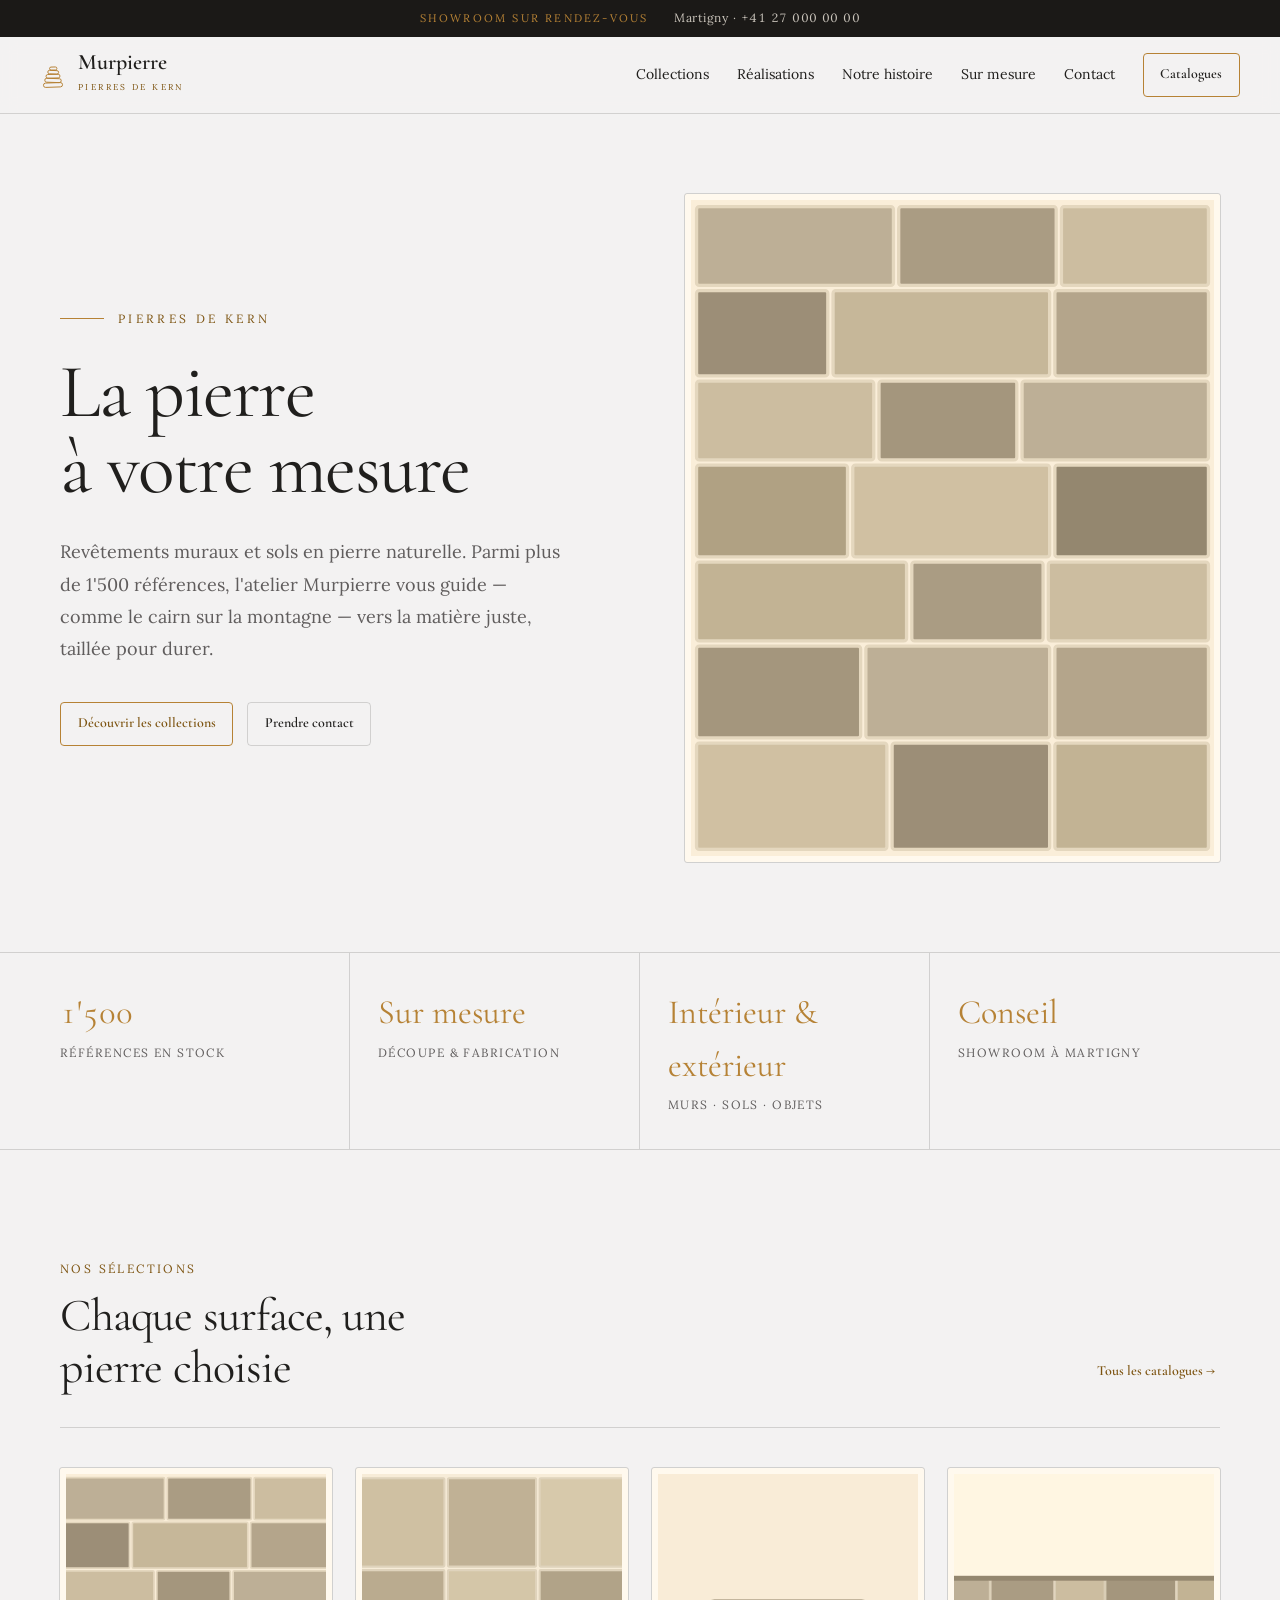
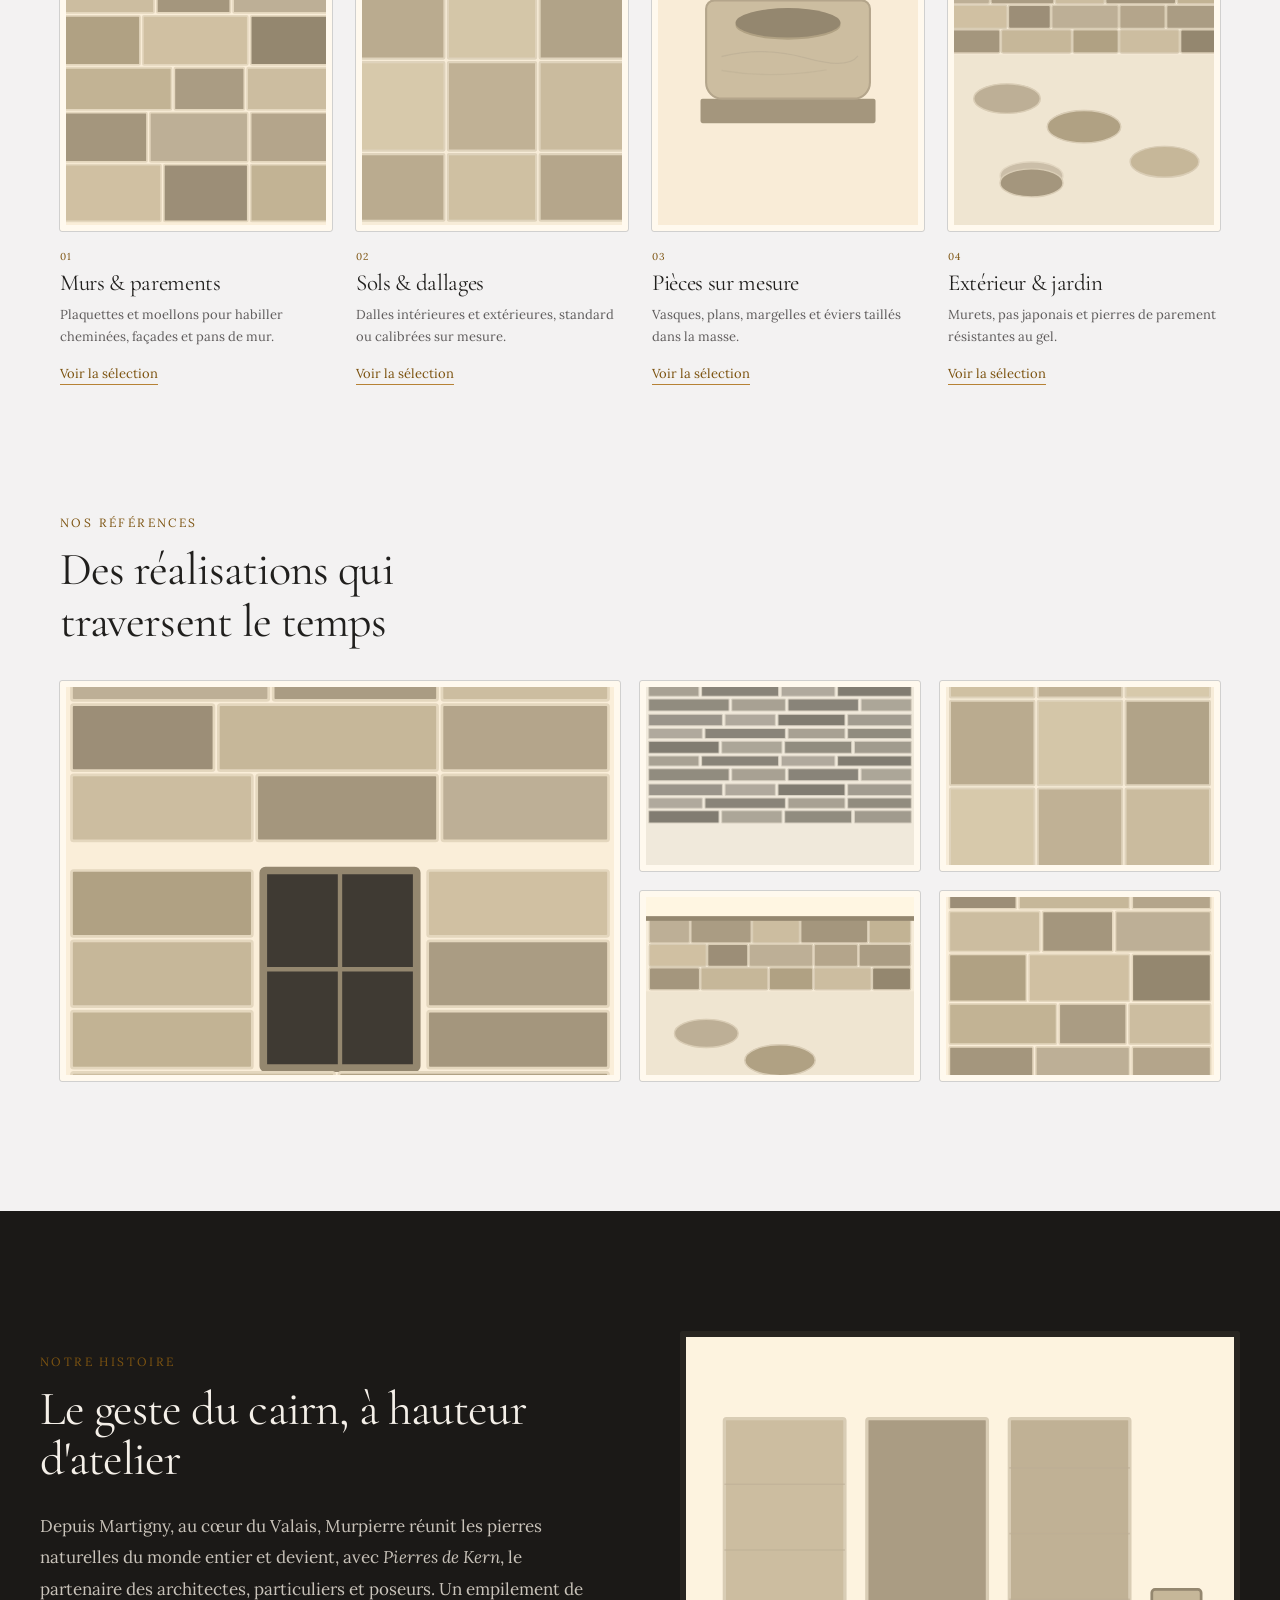
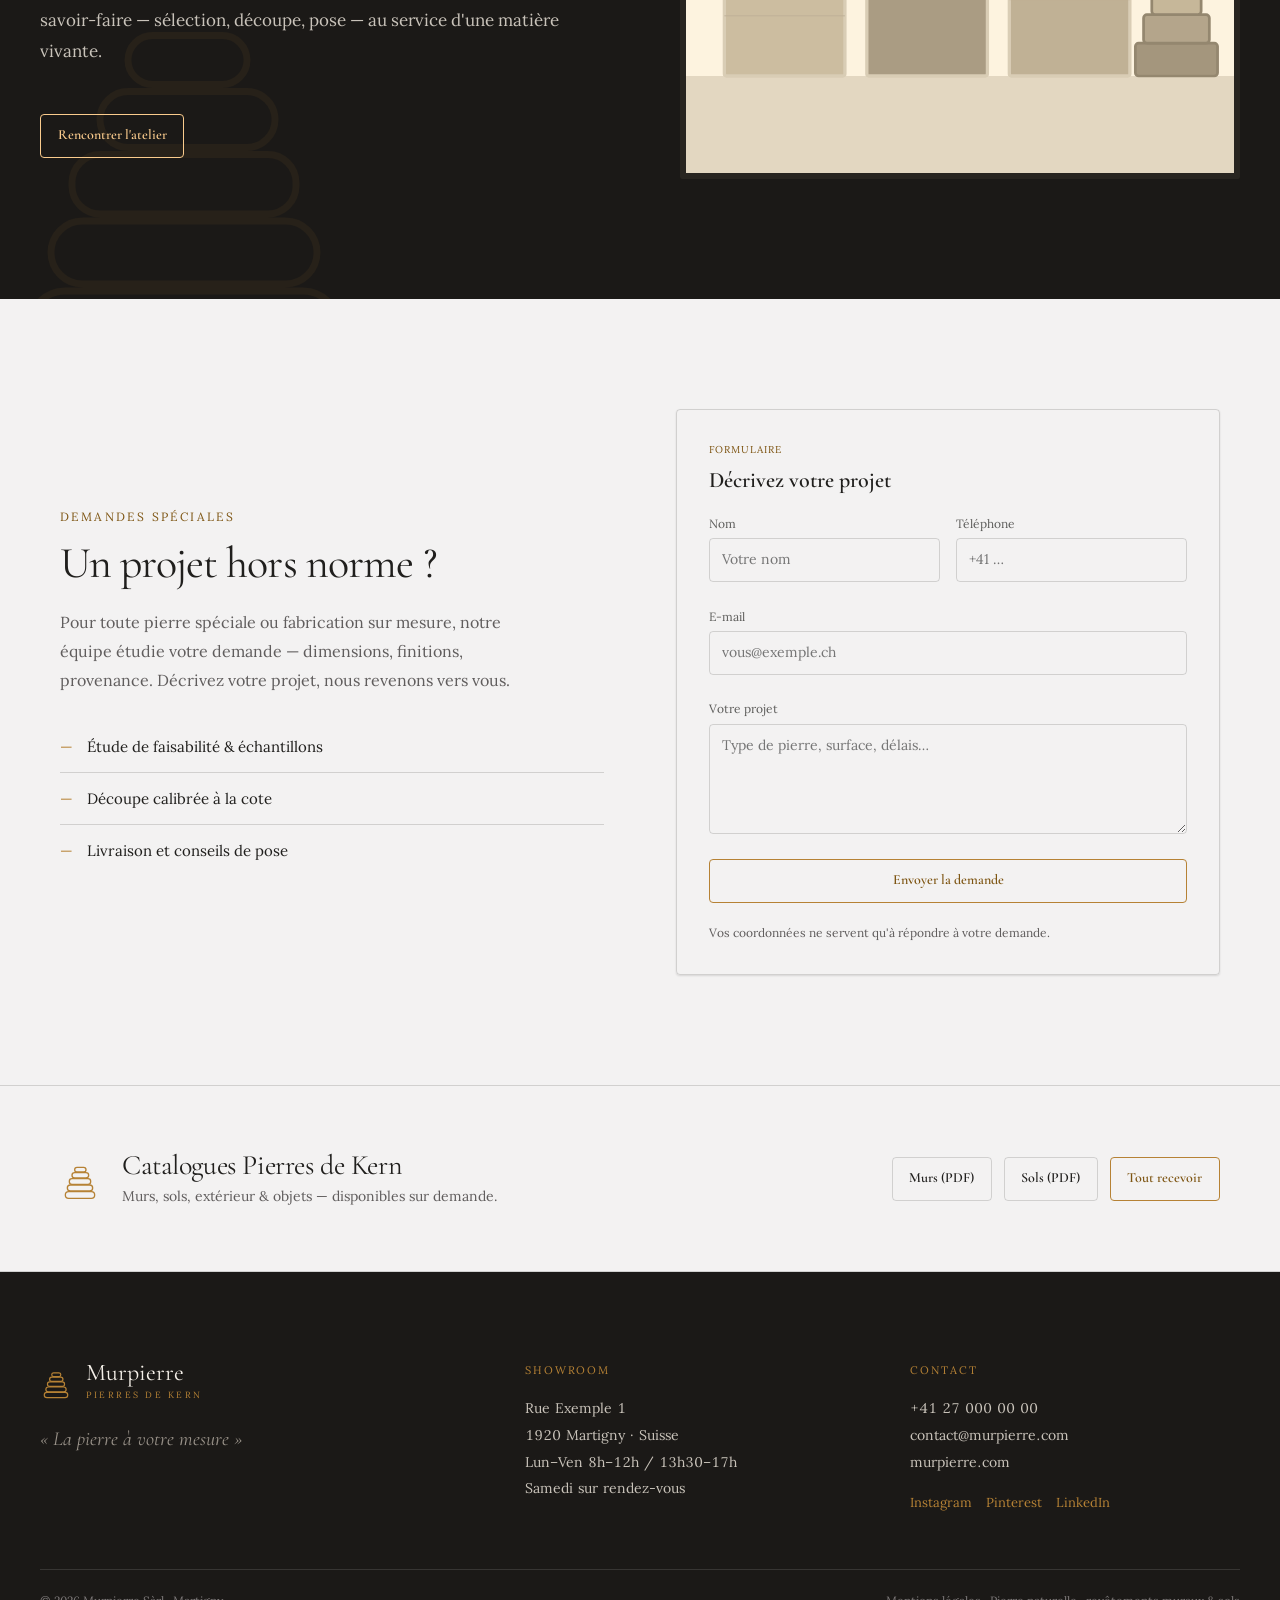
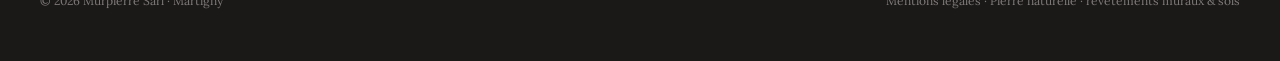
<file: index.html>
<!DOCTYPE html>
<html lang="fr">
<head>
  <meta charset="UTF-8">
  <meta name="viewport" content="width=device-width, initial-scale=1.0">
  <title>Murpierre — Pierres naturelles pour murs, sols et sur mesure</title>
  <meta name="description" content="Pierres de Kern, à Martigny (Valais). Plus de 1'500 références de pierres naturelles pour murs, sols et pièces sur mesure, intérieur et extérieur.">
  <link rel="canonical" href="https://murpierre.com/">
  <meta name="theme-color" content="#f3f2f2">

  <!-- Open Graph -->
  <meta property="og:type" content="website">
  <meta property="og:site_name" content="Murpierre">
  <meta property="og:locale" content="fr_CH">
  <meta property="og:url" content="https://murpierre.com/">
  <meta property="og:title" content="Murpierre — La pierre à votre mesure">
  <meta property="og:description" content="Pierres naturelles pour murs, sols et pièces sur mesure. Plus de 1'500 références, showroom à Martigny.">
  <meta property="og:image" content="https://murpierre.com/assets/og-image.png">
  <meta property="og:image:width" content="1200">
  <meta property="og:image:height" content="630">
  <meta property="og:image:alt" content="Murpierre · Pierres de Kern — La pierre à votre mesure">

  <!-- Twitter Card -->
  <meta name="twitter:card" content="summary_large_image">
  <meta name="twitter:title" content="Murpierre — La pierre à votre mesure">
  <meta name="twitter:description" content="Pierres naturelles pour murs, sols et pièces sur mesure. Plus de 1'500 références, showroom à Martigny.">
  <meta name="twitter:image" content="https://murpierre.com/assets/og-image.png">

  <!-- Favicon : marque « cairn » -->
  <link rel="icon" href="data:image/svg+xml,<svg xmlns='http://www.w3.org/2000/svg' viewBox='0 0 120 140'><rect width='120' height='140' fill='%23f3f2f2'/><g stroke='%23b68235' stroke-width='6' fill='none' stroke-linejoin='round'><rect x='16' y='110' width='88' height='20' rx='10'/><rect x='22' y='90' width='76' height='18' rx='9'/><rect x='28' y='71' width='64' height='17' rx='8'/><rect x='36' y='53' width='50' height='16' rx='8'/><rect x='44' y='37' width='34' height='14' rx='7'/></g></svg>">
  <link rel="icon" type="image/png" sizes="32x32" href="assets/favicon-32.png">
  <link rel="apple-touch-icon" sizes="180x180" href="assets/apple-touch-icon.png">

  <link rel="preconnect" href="https://fonts.googleapis.com">
  <link rel="preconnect" href="https://fonts.gstatic.com" crossorigin>
  <link rel="stylesheet" href="css/style.css">

  <!-- Données structurées -->
  <script type="application/ld+json">
  {
    "@context": "https://schema.org",
    "@type": "HomeAndConstructionBusiness",
    "name": "Murpierre",
    "alternateName": "Murpierre · Pierres de Kern",
    "slogan": "La pierre à votre mesure",
    "description": "Plus de 1'500 références de pierres naturelles pour murs, sols et pièces sur mesure, en intérieur comme en extérieur.",
    "url": "https://murpierre.com/",
    "telephone": "+41270000000",
    "email": "contact@murpierre.com",
    "image": "https://murpierre.com/assets/og-image.png",
    "priceRange": "$$",
    "address": {
      "@type": "PostalAddress",
      "streetAddress": "Rue Exemple 1",
      "postalCode": "1920",
      "addressLocality": "Martigny",
      "addressRegion": "Valais",
      "addressCountry": "CH"
    },
    "areaServed": ["Valais", "Suisse romande"],
    "openingHoursSpecification": [
      { "@type": "OpeningHoursSpecification", "dayOfWeek": ["Monday","Tuesday","Wednesday","Thursday","Friday"], "opens": "08:00", "closes": "12:00" },
      { "@type": "OpeningHoursSpecification", "dayOfWeek": ["Monday","Tuesday","Wednesday","Thursday","Friday"], "opens": "13:30", "closes": "17:00" }
    ],
    "knowsAbout": ["parement mural en pierre naturelle", "dallage en pierre naturelle", "pierre sur mesure"]
  }
  </script>
</head>
<body>

  <a href="#main" class="skip-link">Aller au contenu</a>

  <!-- ══ Bandeau supérieur ══ -->
  <div class="topbar">
    <span class="tb-tag">Showroom sur rendez-vous</span>
    <span class="tnum">Martigny · <a href="tel:+41270000000" style="color:inherit;text-decoration:none">+41 27 000 00 00</a></span>
  </div>

  <!-- ══ Navigation ══ -->
  <nav class="nav">
    <a href="#top" class="brand" aria-label="Murpierre, accueil">
      <span class="mark" aria-hidden="true">
        <svg viewBox="0 0 120 140" fill="none"><g stroke="currentColor" stroke-width="4.5" fill="none" stroke-linejoin="round"><rect x="16" y="110" width="88" height="20" rx="10" transform="rotate(-2 60 120)"/><rect x="22" y="90" width="76" height="18" rx="9" transform="rotate(2 60 99)"/><rect x="28" y="71" width="64" height="17" rx="8" transform="rotate(-1.5 60 79.5)"/><rect x="36" y="53" width="50" height="16" rx="8" transform="rotate(2.5 61 61)"/><rect x="44" y="37" width="34" height="14" rx="7" transform="rotate(-1.5 61 44)"/></g></svg>
      </span>
      <span>
        <span class="brand-name">Murpierre</span>
        <span class="brand-sub">Pierres de Kern</span>
      </span>
    </a>
    <div class="nav-links" id="navLinks">
      <a href="#collections">Collections</a>
      <a href="#realisations">Réalisations</a>
      <a href="#histoire">Notre histoire</a>
      <a href="#sur-mesure">Sur mesure</a>
      <a href="#contact">Contact</a>
      <a href="#catalogues" class="btn btn-primary">Catalogues</a>
    </div>
    <button class="nav-toggle" aria-label="Ouvrir le menu" aria-expanded="false" aria-controls="navLinks"
            onclick="var n=document.getElementById('navLinks');var o=n.classList.toggle('open');this.setAttribute('aria-expanded',o)">
      <span></span><span></span><span></span>
    </button>
  </nav>

  <span id="top"></span>

  <main id="main">

    <!-- ══ Hero ══ -->
    <header class="hero">
      <div>
        <div class="hero-eyebrow"><span class="rule"></span><span>Pierres de Kern</span></div>
        <h1 class="display">La pierre<br>à votre mesure</h1>
        <p class="hero-lead">Revêtements muraux et sols en pierre naturelle. Parmi plus de 1'500 références, l'atelier Murpierre vous guide — comme le cairn sur la montagne — vers la matière juste, taillée pour durer.</p>
        <div class="hero-actions">
          <a href="#collections" class="btn btn-primary">Découvrir les collections</a>
          <a href="#contact" class="btn btn-secondary">Prendre contact</a>
        </div>
      </div>
      <figure class="plate hero-plate">
        <img src="assets/stone-parement.svg" alt="Mur habillé de parement en pierre naturelle" width="800" height="1000">
      </figure>
    </header>

    <!-- ══ Bandeau de confiance ══ -->
    <section class="trust" aria-label="Murpierre en bref">
      <div class="trust-grid">
        <div class="trust-cell"><div class="trust-num tnum">1'500</div><div class="trust-label">Références en stock</div></div>
        <div class="trust-cell"><div class="trust-num">Sur mesure</div><div class="trust-label">Découpe &amp; fabrication</div></div>
        <div class="trust-cell"><div class="trust-num">Intérieur &amp; extérieur</div><div class="trust-label">Murs · sols · objets</div></div>
        <div class="trust-cell"><div class="trust-num">Conseil</div><div class="trust-label">Showroom à Martigny</div></div>
      </div>
    </section>

    <!-- ══ Collections ══ -->
    <section id="collections" class="section">
      <div class="section-head">
        <div>
          <div class="kicker">Nos sélections</div>
          <h2 class="section-h2 display" style="max-width:18ch">Chaque surface, une pierre choisie</h2>
        </div>
        <a href="#catalogues" class="btn btn-ghost">Tous les catalogues →</a>
      </div>
      <hr class="hr" style="margin:34px 0 40px">
      <div class="collections-grid">
        <article class="collection">
          <figure class="plate"><img src="assets/stone-parement.svg" alt="Parement mural en pierre naturelle" width="600" height="800"></figure>
          <div class="collection-body">
            <div class="collection-num">01</div>
            <h3>Murs &amp; parements</h3>
            <p>Plaquettes et moellons pour habiller cheminées, façades et pans de mur.</p>
            <a href="#contact" class="collection-link">Voir la sélection</a>
          </div>
        </article>
        <article class="collection">
          <figure class="plate"><img src="assets/stone-dallage.svg" alt="Sols et dallages en pierre naturelle" width="600" height="800"></figure>
          <div class="collection-body">
            <div class="collection-num">02</div>
            <h3>Sols &amp; dallages</h3>
            <p>Dalles intérieures et extérieures, standard ou calibrées sur mesure.</p>
            <a href="#contact" class="collection-link">Voir la sélection</a>
          </div>
        </article>
        <article class="collection">
          <figure class="plate"><img src="assets/stone-objet.svg" alt="Pièces sur mesure taillées dans la pierre" width="600" height="800"></figure>
          <div class="collection-body">
            <div class="collection-num">03</div>
            <h3>Pièces sur mesure</h3>
            <p>Vasques, plans, margelles et éviers taillés dans la masse.</p>
            <a href="#sur-mesure" class="collection-link">Voir la sélection</a>
          </div>
        </article>
        <article class="collection">
          <figure class="plate"><img src="assets/stone-exterieur.svg" alt="Pierre naturelle pour extérieur et jardin" width="600" height="800"></figure>
          <div class="collection-body">
            <div class="collection-num">04</div>
            <h3>Extérieur &amp; jardin</h3>
            <p>Murets, pas japonais et pierres de parement résistantes au gel.</p>
            <a href="#contact" class="collection-link">Voir la sélection</a>
          </div>
        </article>
      </div>
    </section>

    <!-- ══ Réalisations ══ -->
    <section id="realisations" class="section">
      <div class="kicker">Nos références</div>
      <h2 class="section-h2 display" style="margin-bottom:34px">Des réalisations qui traversent le temps</h2>
      <div class="realisations-grid">
        <figure class="plate"><img src="assets/stone-facade.svg" alt="Façade habillée en pierre naturelle" width="1000" height="900"></figure>
        <figure class="plate"><img src="assets/stone-schiste.svg" alt="Mur intérieur en schiste" width="800" height="800"></figure>
        <figure class="plate"><img src="assets/stone-dallage.svg" alt="Terrasse en dallage de pierre" width="800" height="800"></figure>
        <figure class="plate"><img src="assets/stone-exterieur.svg" alt="Muret de jardin en pierre sèche" width="800" height="800"></figure>
        <figure class="plate"><img src="assets/stone-parement.svg" alt="Pan de mur en parement de pierre" width="800" height="800"></figure>
      </div>
    </section>

    <!-- ══ Histoire (colophon sombre) ══ -->
    <section id="histoire" class="histoire">
      <span class="histoire-watermark" aria-hidden="true">
        <svg viewBox="0 0 120 140" fill="none"><g stroke="currentColor" stroke-width="2" fill="none" stroke-linejoin="round"><rect x="16" y="110" width="88" height="20" rx="10"/><rect x="22" y="90" width="76" height="18" rx="9"/><rect x="28" y="71" width="64" height="17" rx="8"/><rect x="36" y="53" width="50" height="16" rx="8"/><rect x="44" y="37" width="34" height="14" rx="7"/></g></svg>
      </span>
      <div class="histoire-inner">
        <div>
          <div class="kicker">Notre histoire</div>
          <h2 class="display">Le geste du cairn, à hauteur d'atelier</h2>
          <p>Depuis Martigny, au cœur du Valais, Murpierre réunit les pierres naturelles du monde entier et devient, avec <em>Pierres de Kern</em>, le partenaire des architectes, particuliers et poseurs. Un empilement de savoir-faire — sélection, découpe, pose — au service d'une matière vivante.</p>
          <a href="#contact" class="btn btn-primary btn-on-dark" style="margin-top:32px">Rencontrer l'atelier</a>
        </div>
        <figure class="plate"><img src="assets/stone-atelier.svg" alt="Le showroom et l'atelier Murpierre à Martigny" width="1000" height="800"></figure>
      </div>
    </section>

    <!-- ══ Sur mesure ══ -->
    <section id="sur-mesure" class="surmesure">
      <div>
        <div class="kicker">Demandes spéciales</div>
        <h2 class="display">Un projet hors norme&nbsp;?</h2>
        <p class="lead">Pour toute pierre spéciale ou fabrication sur mesure, notre équipe étudie votre demande — dimensions, finitions, provenance. Décrivez votre projet, nous revenons vers vous.</p>
        <ul class="feature-list">
          <li><span aria-hidden="true">—</span>Étude de faisabilité &amp; échantillons</li>
          <li><span aria-hidden="true">—</span>Découpe calibrée à la cote</li>
          <li><span aria-hidden="true">—</span>Livraison et conseils de pose</li>
        </ul>
      </div>
      <form class="card elev-sm" style="padding:32px" action="mailto:contact@murpierre.com" method="post" enctype="text/plain">
        <div class="card-kicker">Formulaire</div>
        <div class="card-title" style="font-size:22px;margin-bottom:6px">Décrivez votre projet</div>
        <div class="form-grid">
          <div class="field"><label for="f-nom">Nom</label><input class="input" id="f-nom" name="Nom" type="text" placeholder="Votre nom" required autocomplete="name"></div>
          <div class="field"><label for="f-tel">Téléphone</label><input class="input" id="f-tel" name="Telephone" type="tel" placeholder="+41 …" autocomplete="tel"></div>
        </div>
        <div class="field" style="margin-top:16px"><label for="f-mail">E-mail</label><input class="input" id="f-mail" name="Email" type="email" placeholder="vous@exemple.ch" required autocomplete="email"></div>
        <div class="field" style="margin-top:16px"><label for="f-projet">Votre projet</label><textarea class="input" id="f-projet" name="Projet" placeholder="Type de pierre, surface, délais…" required></textarea></div>
        <button type="submit" class="btn btn-primary btn-block">Envoyer la demande</button>
        <p class="form-note">Vos coordonnées ne servent qu'à répondre à votre demande.</p>
      </form>
    </section>

    <!-- ══ Catalogues ══ -->
    <section id="catalogues" class="catalogues">
      <div class="catalogues-inner">
        <div class="catalogues-left">
          <span class="mark" aria-hidden="true">
            <svg viewBox="0 0 120 140" fill="none"><g stroke="currentColor" stroke-width="4" fill="none" stroke-linejoin="round"><rect x="16" y="110" width="88" height="20" rx="10"/><rect x="22" y="90" width="76" height="18" rx="9"/><rect x="28" y="71" width="64" height="17" rx="8"/><rect x="36" y="53" width="50" height="16" rx="8"/><rect x="44" y="37" width="34" height="14" rx="7"/></g></svg>
          </span>
          <div>
            <h2 class="display">Catalogues Pierres de Kern</h2>
            <p>Murs, sols, extérieur &amp; objets — disponibles sur demande.</p>
          </div>
        </div>
        <div class="catalogues-actions">
          <a href="#contact" class="btn btn-secondary">Murs (PDF)</a>
          <a href="#contact" class="btn btn-secondary">Sols (PDF)</a>
          <a href="#contact" class="btn btn-primary">Tout recevoir</a>
        </div>
      </div>
    </section>

  </main>

  <!-- ══ Contact / Footer (sombre) ══ -->
  <footer class="site-footer" id="contact">
    <div class="footer-grid">
      <div>
        <div class="footer-brand">
          <span class="mark" aria-hidden="true">
            <svg viewBox="0 0 120 140" fill="none"><g stroke="currentColor" stroke-width="4.5" fill="none" stroke-linejoin="round"><rect x="16" y="110" width="88" height="20" rx="10"/><rect x="22" y="90" width="76" height="18" rx="9"/><rect x="28" y="71" width="64" height="17" rx="8"/><rect x="36" y="53" width="50" height="16" rx="8"/><rect x="44" y="37" width="34" height="14" rx="7"/></g></svg>
          </span>
          <div>
            <div class="footer-brand-name">Murpierre</div>
            <div class="footer-brand-sub">Pierres de Kern</div>
          </div>
        </div>
        <p class="footer-devise">«&nbsp;La pierre à votre mesure&nbsp;»</p>
      </div>
      <div class="footer-col">
        <div class="footer-col-title">Showroom</div>
        <p class="tnum">Rue Exemple 1<br>1920 Martigny · Suisse<br>Lun–Ven 8h–12h / 13h30–17h<br>Samedi sur rendez-vous</p>
      </div>
      <div class="footer-col">
        <div class="footer-col-title">Contact</div>
        <p class="tnum"><a href="tel:+41270000000">+41 27 000 00 00</a><br><a href="mailto:contact@murpierre.com">contact@murpierre.com</a><br><a href="https://murpierre.com">murpierre.com</a></p>
        <div class="footer-social">
          <a href="#contact">Instagram</a>
          <a href="#contact">Pinterest</a>
          <a href="#contact">LinkedIn</a>
        </div>
      </div>
    </div>
    <div class="footer-legal">
      <span>© 2026 Murpierre Sàrl · Martigny</span>
      <span><a href="mentions-legales.html">Mentions légales</a> · Pierre naturelle · revêtements muraux &amp; sols</span>
    </div>
  </footer>

</body>
</html>
</file>
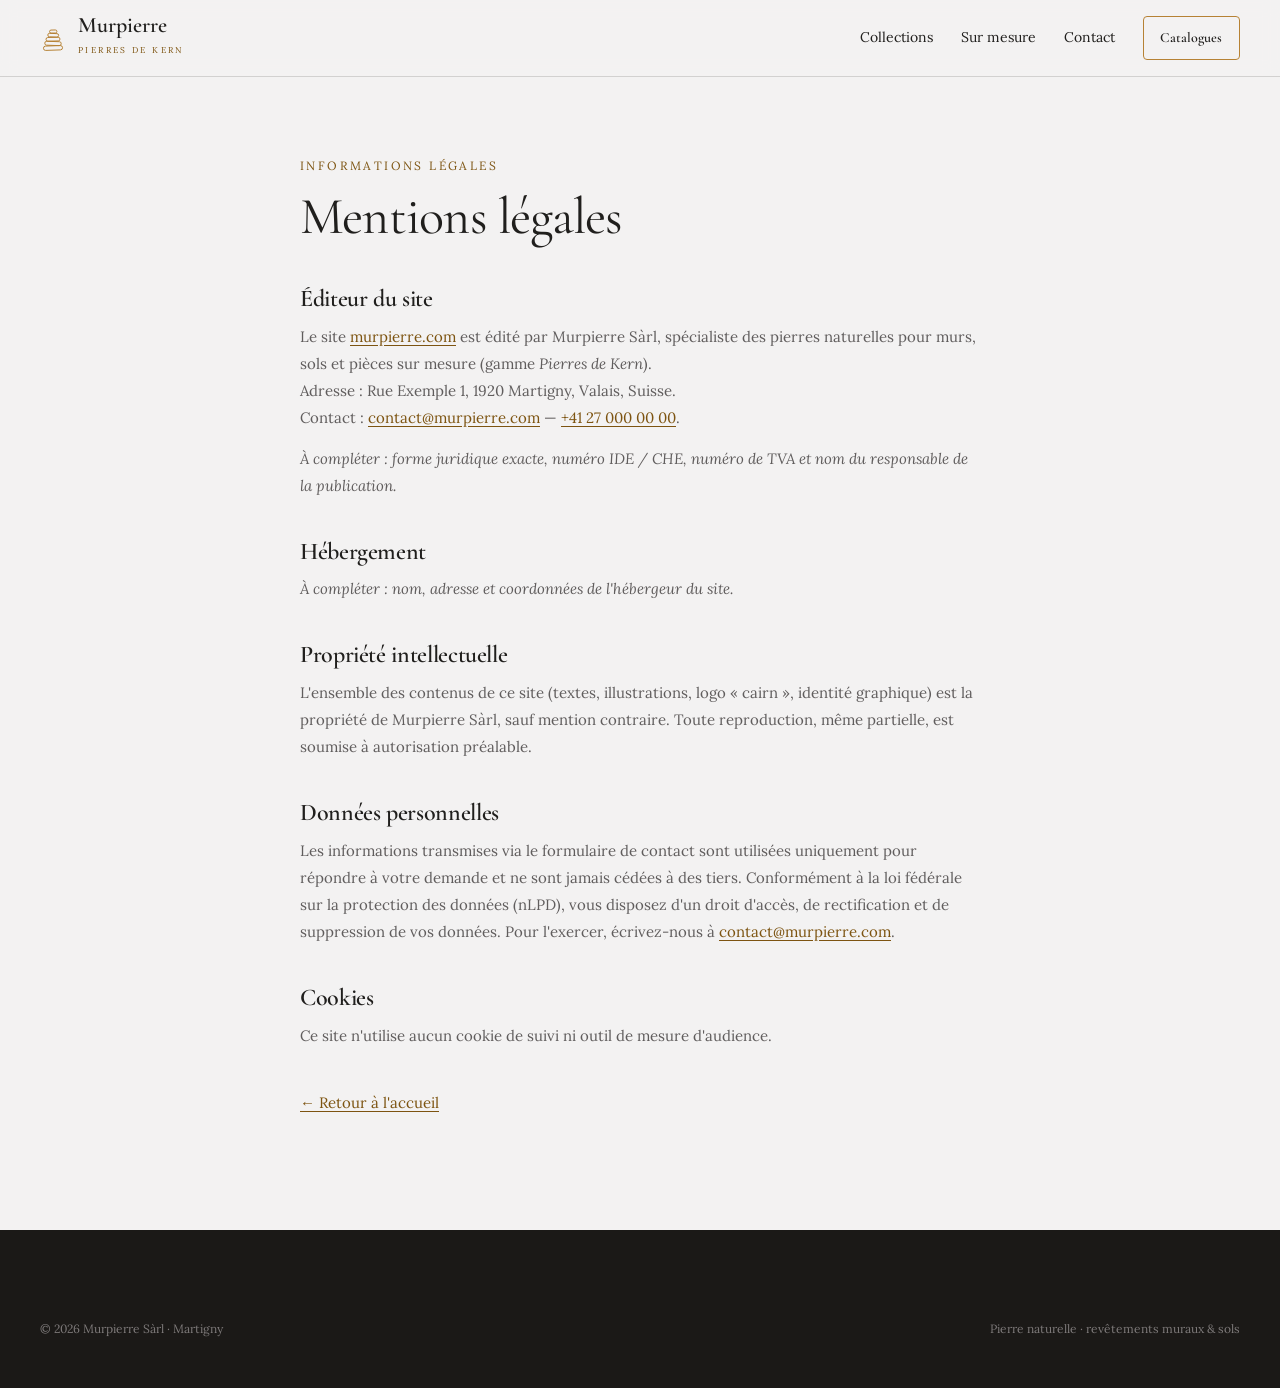
<file: mentions-legales.html>
<!DOCTYPE html>
<html lang="fr">
<head>
  <meta charset="UTF-8">
  <meta name="viewport" content="width=device-width, initial-scale=1.0">
  <title>Mentions légales — Murpierre</title>
  <meta name="description" content="Mentions légales du site murpierre.com — Murpierre · Pierres de Kern, Martigny.">
  <meta name="robots" content="noindex">
  <meta name="theme-color" content="#f3f2f2">
  <link rel="icon" href="data:image/svg+xml,<svg xmlns='http://www.w3.org/2000/svg' viewBox='0 0 120 140'><rect width='120' height='140' fill='%23f3f2f2'/><g stroke='%23b68235' stroke-width='6' fill='none' stroke-linejoin='round'><rect x='16' y='110' width='88' height='20' rx='10'/><rect x='22' y='90' width='76' height='18' rx='9'/><rect x='28' y='71' width='64' height='17' rx='8'/><rect x='36' y='53' width='50' height='16' rx='8'/><rect x='44' y='37' width='34' height='14' rx='7'/></g></svg>">
  <link rel="preconnect" href="https://fonts.googleapis.com">
  <link rel="preconnect" href="https://fonts.gstatic.com" crossorigin>
  <link rel="stylesheet" href="css/style.css">
</head>
<body>

  <a href="#main" class="skip-link">Aller au contenu</a>

  <nav class="nav">
    <a href="index.html" class="brand" aria-label="Murpierre, accueil">
      <span class="mark" aria-hidden="true">
        <svg viewBox="0 0 120 140" fill="none"><g stroke="currentColor" stroke-width="4.5" fill="none" stroke-linejoin="round"><rect x="16" y="110" width="88" height="20" rx="10" transform="rotate(-2 60 120)"/><rect x="22" y="90" width="76" height="18" rx="9" transform="rotate(2 60 99)"/><rect x="28" y="71" width="64" height="17" rx="8" transform="rotate(-1.5 60 79.5)"/><rect x="36" y="53" width="50" height="16" rx="8" transform="rotate(2.5 61 61)"/><rect x="44" y="37" width="34" height="14" rx="7" transform="rotate(-1.5 61 44)"/></g></svg>
      </span>
      <span>
        <span class="brand-name">Murpierre</span>
        <span class="brand-sub">Pierres de Kern</span>
      </span>
    </a>
    <div class="nav-links" id="navLinks">
      <a href="index.html#collections">Collections</a>
      <a href="index.html#sur-mesure">Sur mesure</a>
      <a href="index.html#contact">Contact</a>
      <a href="index.html#catalogues" class="btn btn-primary">Catalogues</a>
    </div>
    <button class="nav-toggle" aria-label="Ouvrir le menu" aria-expanded="false" aria-controls="navLinks"
            onclick="var n=document.getElementById('navLinks');var o=n.classList.toggle('open');this.setAttribute('aria-expanded',o)">
      <span></span><span></span><span></span>
    </button>
  </nav>

  <main class="legal" id="main">
    <div class="kicker">Informations légales</div>
    <h1 class="display">Mentions légales</h1>

    <h2>Éditeur du site</h2>
    <p>
      Le site <a href="index.html">murpierre.com</a> est édité par Murpierre Sàrl,
      spécialiste des pierres naturelles pour murs, sols et pièces sur mesure
      (gamme <em>Pierres de Kern</em>).<br>
      Adresse&nbsp;: Rue Exemple 1, 1920 Martigny, Valais, Suisse.<br>
      Contact&nbsp;: <a href="mailto:contact@murpierre.com">contact@murpierre.com</a> —
      <a href="tel:+41270000000">+41 27 000 00 00</a>.
    </p>
    <p>
      <em>À compléter&nbsp;: forme juridique exacte, numéro IDE / CHE, numéro de TVA
      et nom du responsable de la publication.</em>
    </p>

    <h2>Hébergement</h2>
    <p>
      <em>À compléter&nbsp;: nom, adresse et coordonnées de l'hébergeur du site.</em>
    </p>

    <h2>Propriété intellectuelle</h2>
    <p>
      L'ensemble des contenus de ce site (textes, illustrations, logo «&nbsp;cairn&nbsp;»,
      identité graphique) est la propriété de Murpierre Sàrl, sauf mention contraire.
      Toute reproduction, même partielle, est soumise à autorisation préalable.
    </p>

    <h2>Données personnelles</h2>
    <p>
      Les informations transmises via le formulaire de contact sont utilisées uniquement
      pour répondre à votre demande et ne sont jamais cédées à des tiers. Conformément à
      la loi fédérale sur la protection des données (nLPD), vous disposez d'un droit
      d'accès, de rectification et de suppression de vos données. Pour l'exercer,
      écrivez-nous à <a href="mailto:contact@murpierre.com">contact@murpierre.com</a>.
    </p>

    <h2>Cookies</h2>
    <p>
      Ce site n'utilise aucun cookie de suivi ni outil de mesure d'audience.
    </p>

    <p style="margin-top:40px"><a href="index.html">← Retour à l'accueil</a></p>
  </main>

  <footer class="site-footer">
    <div class="footer-legal" style="margin-top:0;border-top:0;padding-top:0">
      <span>© 2026 Murpierre Sàrl · Martigny</span>
      <span>Pierre naturelle · revêtements muraux &amp; sols</span>
    </div>
  </footer>

</body>
</html>
</file>
<file: css/style.css>
/* ==========================================================================
   Murpierre · Pierres de Kern — feuille de style
   Système « Classical » : tokens (couleurs, type, espacement) + composants.
   Identité artisanale & patrimoniale. Or de Kern en trait, jamais en aplat.
   ========================================================================== */

@import url('https://fonts.googleapis.com/css2?family=Cormorant+Garamond:wght@400;600&family=Lora:wght@400;600&display=swap');

:root {
  /* — Couleurs — */
  --color-bg: #f3f2f2;          /* papier */
  --color-surface: #eae9e9;
  --color-text: #201f1d;        /* encre */
  --color-ink: #1b1917;         /* noir d'ardoise (fonds sombres) */
  --color-accent: #b68235;      /* Or de Kern — filets, traits, grands chiffres, graphismes */
  --color-accent-2: #ac803e;
  /* Or lisible : pour le TEXTE or de petite taille sur fond papier (l'or clair
     échoue au contraste WCAG AA en texte courant). #7d5411 = accent-700, 5.97:1. */
  --color-accent-text: #7d5411;
  --color-divider: color-mix(in srgb, #201f1d 16%, transparent);

  --color-neutral-100: #f8f4f4;
  --color-neutral-200: #eae7e7;
  --color-neutral-300: #d7d3d3;
  --color-neutral-400: #bab6b6;
  --color-neutral-500: #9b9797;
  --color-neutral-600: #7d7979;
  --color-neutral-700: #605d5d;
  --color-neutral-800: #444141;
  --color-neutral-900: #2d2b2b;

  --color-accent-100: #fff3e4;
  --color-accent-200: #ffe3bf;
  --color-accent-300: #facb8d;
  --color-accent-400: #e1ad66;
  --color-accent-500: #c28d41;
  --color-accent-600: #a06f24;
  --color-accent-700: #7d5411;
  --color-accent-800: #5a3b0a;
  --color-accent-900: #3a270d;

  /* — Typographie — */
  --font-heading: "Cormorant Garamond", Georgia, serif;
  --font-body: "Lora", Georgia, serif;

  /* — Espacement (densité 1.15×) — */
  --space-1: 4.6px;
  --space-2: 9.2px;
  --space-3: 13.8px;
  --space-4: 18.4px;
  --space-6: 27.6px;
  --space-8: 36.8px;

  --radius-sm: 2px;
  --radius-md: 4px;
  --radius-lg: 7px;

  --shadow-sm: 0 1px 2px color-mix(in srgb, #2d2b2b 14%, transparent);
  --shadow-md: 0 3px 10px color-mix(in srgb, #2d2b2b 16%, transparent);
  --shadow-lg: 0 12px 32px color-mix(in srgb, #2d2b2b 22%, transparent);

  --wrap: 1240px;
  --nav-h: 90px;
}

/* ── Base ─────────────────────────────────────────────────────────────── */
*, *::before, *::after { box-sizing: border-box; }

html { scroll-behavior: smooth; }

body {
  margin: 0;
  background: var(--color-bg);
  color: var(--color-text);
  font-family: var(--font-body);
  font-size: 15px;
  line-height: 1.55;
  font-weight: 400;
  -webkit-font-smoothing: antialiased;
}

h1, h2, h3, h4, h5, h6 {
  font-family: var(--font-heading);
  font-weight: 600;
  line-height: 1.12;
  letter-spacing: -0.015em;
  margin: 0 0 var(--space-2);
}
/* Les grands titres d'affichage se composent en régulier (400). */
.display { font-weight: 400; }

p { margin: 0 0 var(--space-3); }
a { color: var(--color-accent-text); text-underline-offset: 3px; }
img, svg { display: block; max-width: 100%; }
figure { margin: 0; }

:focus { outline: none; }
:focus-visible { outline: 2px solid var(--color-accent); outline-offset: 2px; }
::selection { background: color-mix(in srgb, var(--color-accent) 30%, transparent); }

.tnum { font-variant-numeric: tabular-nums; }
.wrap { max-width: var(--wrap); margin: 0 auto; padding-left: 40px; padding-right: 40px; }

/* Lien d'évitement clavier (visible au focus uniquement). */
.skip-link {
  position: absolute; left: 12px; top: -60px; z-index: 60;
  background: var(--color-ink); color: #f4efe8;
  padding: 10px 16px; border-radius: var(--radius-md);
  font-family: var(--font-heading); font-weight: 600; text-decoration: none;
  transition: top 0.15s ease;
}
.skip-link:focus { top: 12px; }

.kicker {
  font-size: 12px;
  letter-spacing: 0.2em;
  text-transform: uppercase;
  color: var(--color-accent-text);
  margin-bottom: 12px;
}

.hr { height: 1px; border: 0; background: var(--color-divider); margin: var(--space-4) 0; }

/* La planche : chaque photo « tipée » comme une planche de livre. */
.plate {
  filter: sepia(0.22) saturate(0.82) contrast(1.05);
  border: 6px solid var(--color-surface);
  outline: 1px solid var(--color-divider);
  border-radius: 2px;
  overflow: hidden;
}

/* ── Boutons ──────────────────────────────────────────────────────────── */
.btn {
  display: inline-flex; align-items: center; justify-content: center; gap: 6px;
  cursor: pointer; text-decoration: none;
  font-family: var(--font-heading); font-weight: 600;
  font-size: 14px; line-height: 1.2; color: var(--color-text);
  background: transparent; border: 1px solid transparent;
  padding: var(--space-2) calc(var(--space-3) * 1.2);
  border-radius: var(--radius-md);
  transition: background 0.15s ease, color 0.15s ease, border-color 0.15s ease;
  min-height: 44px;
}
.btn-primary { color: var(--color-accent-text); border-color: var(--color-accent); }
.btn-primary:hover { background: color-mix(in srgb, var(--color-accent) 12%, transparent); }
.btn-primary:active { background: color-mix(in srgb, var(--color-accent) 22%, transparent); }
.btn-secondary { border-color: var(--color-divider); }
.btn-secondary:hover { background: color-mix(in srgb, var(--color-text) 7%, transparent); }
.btn-secondary:active { background: color-mix(in srgb, var(--color-text) 14%, transparent); }
.btn-ghost { color: var(--color-accent-text); padding-inline: var(--space-1); border: 0; }
.btn-ghost:hover { text-decoration: underline; }
.btn-block { width: 100%; margin-top: var(--space-2); }
/* Bouton clair sur fond sombre. */
.btn-on-dark { color: var(--color-accent-300); border-color: var(--color-accent-300); }
.btn-on-dark:hover { background: color-mix(in srgb, var(--color-accent-300) 12%, transparent); }

/* ── Formulaires ──────────────────────────────────────────────────────── */
.field > label {
  display: block; font-size: 12px; margin-bottom: 5px;
  color: color-mix(in srgb, var(--color-text) 70%, transparent);
}
.input {
  width: 100%; min-height: 44px; padding: 10px 12px; font: inherit;
  font-size: 14px; color: var(--color-text); caret-color: var(--color-accent);
  background: transparent;
  border: 1px solid var(--color-divider); border-radius: var(--radius-md);
}
.input:hover { border-color: color-mix(in srgb, var(--color-text) 45%, transparent); }
.input:focus-visible { border-color: var(--color-accent); outline-offset: 0; }
textarea.input { min-height: 110px; resize: vertical; }

/* ── Cartes ───────────────────────────────────────────────────────────── */
.card {
  display: flex; flex-direction: column; gap: var(--space-2);
  padding: var(--space-3); border-radius: var(--radius-md);
  background: transparent; border: 1px solid var(--color-divider);
}
.card-kicker { font-size: 10px; letter-spacing: 0.1em; text-transform: uppercase; color: var(--color-accent-text); }
.card-title { font-family: var(--font-heading); font-weight: 600; line-height: 1.2; }
.elev-sm { box-shadow: var(--shadow-sm); }

/* ══ Bandeau supérieur ════════════════════════════════════════════════ */
.topbar {
  background: var(--color-ink); color: #c9c3ba;
  font-size: 12px; letter-spacing: .04em;
  display: flex; justify-content: center; gap: 26px; align-items: center;
  padding: 9px 24px; flex-wrap: wrap;
}
.topbar .tb-tag { color: var(--color-accent); letter-spacing: .2em; text-transform: uppercase; font-size: 11px; }

/* ══ Navigation ═══════════════════════════════════════════════════════ */
.nav {
  position: sticky; top: 0; z-index: 30;
  display: flex; align-items: center; gap: 28px;
  padding: 16px 40px;
  background: color-mix(in srgb, var(--color-bg) 92%, transparent);
  -webkit-backdrop-filter: blur(8px);
  backdrop-filter: blur(8px);
  border-bottom: 1px solid var(--color-divider);
}
.brand { display: flex; align-items: center; gap: 12px; text-decoration: none; margin-right: auto; color: inherit; }
.brand .mark { display: block; color: var(--color-accent); width: 26px; height: 31px; flex: none; }
.brand-name { font-family: var(--font-heading); font-size: 22px; font-weight: 600; display: block; line-height: .9; }
.brand-sub { font-size: 8.5px; letter-spacing: .28em; text-transform: uppercase; color: var(--color-accent-text); }
.nav-links { display: flex; align-items: center; gap: 28px; }
.nav-links a { color: inherit; text-decoration: none; font-size: 14px; }
.nav-links a:not(.btn):hover { color: var(--color-accent); }
.nav-toggle {
  display: none; flex-direction: column; align-items: center; justify-content: center; gap: 5px;
  min-width: 44px; min-height: 44px;
  background: none; border: 0; cursor: pointer; padding: 10px; margin: -10px -10px -10px 0;
}
.nav-toggle span { display: block; width: 24px; height: 2px; background: var(--color-text); transition: .2s; }

/* ══ Hero ═════════════════════════════════════════════════════════════ */
.hero {
  max-width: var(--wrap); margin: 0 auto; padding: 80px 40px 90px;
  display: grid; grid-template-columns: 1.05fr 1fr; gap: 64px; align-items: center;
}
.hero-eyebrow { display: flex; align-items: center; gap: 14px; margin-bottom: 26px; }
.hero-eyebrow .rule { width: 44px; height: 1px; background: var(--color-accent); }
.hero-eyebrow span:last-child { font-size: 12px; letter-spacing: .28em; text-transform: uppercase; color: var(--color-accent-text); }
.hero h1 {
  font-size: clamp(46px, 8vw, 76px); font-weight: 400; line-height: 1;
  letter-spacing: -.02em; margin: 0;
}
.hero-lead { font-size: 18px; line-height: 1.8; color: var(--color-neutral-700); max-width: 46ch; margin: 30px 0 0; }
.hero-actions { display: flex; gap: 14px; margin-top: 36px; flex-wrap: wrap; }
.hero-plate { aspect-ratio: 4/5; }
.hero-plate img, .hero-plate svg { width: 100%; height: 100%; object-fit: cover; }

/* ══ Bandeau de confiance ═════════════════════════════════════════════ */
.trust { border-top: 1px solid var(--color-divider); border-bottom: 1px solid var(--color-divider); }
.trust-grid { max-width: var(--wrap); margin: 0 auto; padding: 0 40px; display: grid; grid-template-columns: repeat(4, 1fr); }
.trust-cell { padding: 34px 28px; border-right: 1px solid var(--color-divider); }
.trust-cell:first-child { padding-left: 0; }
.trust-cell:last-child { padding-right: 0; border-right: 0; }
.trust-num { font-family: var(--font-heading); font-size: 34px; font-weight: 400; color: var(--color-accent); }
.trust-label { font-size: 12px; letter-spacing: .12em; text-transform: uppercase; color: var(--color-neutral-700); margin-top: 4px; }

/* ══ Sections génériques ══════════════════════════════════════════════ */
.section { max-width: var(--wrap); margin: 0 auto; padding: 110px 40px 20px; scroll-margin-top: var(--nav-h); }
.section-head { display: flex; justify-content: space-between; align-items: flex-end; flex-wrap: wrap; gap: 16px; }
.section-h2 { font-size: clamp(34px, 5vw, 46px); font-weight: 400; letter-spacing: -.02em; margin: 0; max-width: 20ch; }

/* ══ Collections ══════════════════════════════════════════════════════ */
.collections-grid { display: grid; grid-template-columns: repeat(4, 1fr); gap: 24px; }
.collection { display: flex; flex-direction: column; }
.collection .plate { aspect-ratio: 3/4; }
.collection .plate img, .collection .plate svg { width: 100%; height: 100%; object-fit: cover; }
.collection-body { padding-top: 18px; }
.collection-num { font-size: 10px; letter-spacing: .14em; text-transform: uppercase; color: var(--color-accent-text); }
.collection h3 { font-size: 23px; font-weight: 400; margin: 6px 0 8px; }
.collection p { font-size: 13px; color: var(--color-neutral-700); line-height: 1.7; margin: 0 0 12px; }
.collection-link { font-size: 13px; color: var(--color-accent-text); text-decoration: none; border-bottom: 1px solid var(--color-accent); padding-bottom: 2px; }
.collection-link:hover { color: var(--color-accent-800); }

/* ══ Réalisations ═════════════════════════════════════════════════════ */
.realisations-grid { display: grid; grid-template-columns: 2fr 1fr 1fr; grid-auto-rows: 190px; gap: 20px; }
.realisations-grid .plate:first-child { grid-row: span 2; }
.realisations-grid .plate img, .realisations-grid .plate svg { width: 100%; height: 100%; object-fit: cover; }

/* ══ Histoire (colophon sombre) ═══════════════════════════════════════ */
.histoire { background: var(--color-ink); color: #e9e5df; margin-top: 110px; padding: 120px 40px; position: relative; overflow: hidden; scroll-margin-top: 60px; }
.histoire-watermark { position: absolute; left: -2%; bottom: -14%; color: rgba(182,130,53,.08); width: 420px; height: 490px; pointer-events: none; }
.histoire-inner { max-width: var(--wrap); margin: 0 auto; position: relative; display: grid; grid-template-columns: 1fr 1fr; gap: 80px; align-items: center; }
.histoire h2 { font-size: clamp(34px, 5vw, 48px); font-weight: 400; line-height: 1.05; letter-spacing: -.02em; margin: 0 0 26px; color: #f4efe8; }
.histoire p { font-size: 17px; line-height: 1.85; color: #c9c3ba; max-width: 52ch; }
.histoire .plate { aspect-ratio: 5/4; border-color: #2a2723; }
.histoire .plate img, .histoire .plate svg { width: 100%; height: 100%; object-fit: cover; }

/* ══ Sur mesure ═══════════════════════════════════════════════════════ */
.surmesure { max-width: var(--wrap); margin: 0 auto; padding: 110px 40px; scroll-margin-top: var(--nav-h); display: grid; grid-template-columns: 1fr 1fr; gap: 72px; align-items: center; }
.surmesure h2 { font-size: clamp(32px, 5vw, 44px); font-weight: 400; letter-spacing: -.02em; margin: 0 0 20px; }
.surmesure p.lead { font-size: 16px; line-height: 1.8; color: var(--color-neutral-700); max-width: 48ch; }
.feature-list { list-style: none; padding: 0; margin: 26px 0 0; }
.feature-list li { display: flex; gap: 14px; padding: 14px 0; border-bottom: 1px solid var(--color-divider); font-size: 15px; }
.feature-list li:last-child { border-bottom: 0; }
.feature-list li span { color: var(--color-accent); }
.form-grid { display: grid; grid-template-columns: 1fr 1fr; gap: 16px; margin-top: 6px; }
.form-note { font-size: 12px; color: var(--color-neutral-700); margin: 12px 0 0; }

/* ══ Catalogues ═══════════════════════════════════════════════════════ */
.catalogues { border-top: 1px solid var(--color-divider); border-bottom: 1px solid var(--color-divider); scroll-margin-top: var(--nav-h); }
.catalogues-inner { max-width: var(--wrap); margin: 0 auto; padding: 64px 40px; display: flex; justify-content: space-between; align-items: center; flex-wrap: wrap; gap: 28px; }
.catalogues-left { display: flex; align-items: center; gap: 22px; }
.catalogues-left .mark { display: block; color: var(--color-accent); width: 40px; height: 48px; flex: none; }
.catalogues-left h2 { font-size: 28px; font-weight: 400; margin: 0; }
.catalogues-left p { font-size: 14px; color: var(--color-neutral-700); margin: 4px 0 0; }
.catalogues-actions { display: flex; gap: 12px; flex-wrap: wrap; }

/* ══ Contact / Footer (sombre) ════════════════════════════════════════ */
.site-footer { background: var(--color-ink); color: #c9c3ba; padding: 90px 40px 50px; scroll-margin-top: 60px; }
.footer-grid { max-width: var(--wrap); margin: 0 auto; display: grid; grid-template-columns: 1.3fr 1fr 1fr; gap: 56px; }
.footer-brand { display: flex; align-items: center; gap: 14px; margin-bottom: 22px; }
.footer-brand .mark { display: block; color: var(--color-accent); width: 32px; height: 38px; flex: none; }
.footer-brand-name { font-family: var(--font-heading); font-size: 24px; color: #f4efe8; line-height: .9; }
.footer-brand-sub { font-size: 9px; letter-spacing: .28em; text-transform: uppercase; color: var(--color-accent); margin-top: 4px; }
.footer-devise { font-family: var(--font-heading); font-style: italic; font-size: 20px; color: #9a938a; margin: 0; max-width: 26ch; }
.footer-col-title { font-size: 11px; letter-spacing: .18em; text-transform: uppercase; color: var(--color-accent); margin-bottom: 16px; }
.footer-col p { font-size: 14px; line-height: 1.9; margin: 0; }
.footer-col a { color: inherit; text-decoration: none; }
.footer-col a:hover { color: var(--color-accent); }
.footer-social { display: flex; gap: 14px; margin-top: 18px; }
.footer-social a { font-size: 13px; color: var(--color-accent); text-decoration: none; }
.footer-legal { max-width: var(--wrap); margin: 56px auto 0; border-top: 1px solid rgba(255,255,255,.12); padding-top: 22px; display: flex; justify-content: space-between; flex-wrap: wrap; gap: 12px; font-size: 12px; color: #7d7979; }
.footer-legal a { color: inherit; text-decoration: none; }
.footer-legal a:hover { color: var(--color-accent); }

/* ══ Page légale ══════════════════════════════════════════════════════ */
.legal { max-width: 760px; margin: 0 auto; padding: 80px 40px 100px; }
.legal h1 { font-size: clamp(38px, 6vw, 52px); font-weight: 400; margin-bottom: 24px; }
.legal h2 { font-size: 24px; font-weight: 600; margin-top: 40px; }
.legal p { color: var(--color-neutral-700); line-height: 1.8; margin-top: 10px; }
.legal a { color: var(--color-accent-text); }

/* ══ Placeholders illustrés (à remplacer par les photos client) ═══════ */
.stone-fill { width: 100%; height: 100%; }

/* ══════════════════════════════════════════════════════════════════════
   Responsive
   ══════════════════════════════════════════════════════════════════════ */
@media (max-width: 1080px) {
  .collections-grid { grid-template-columns: repeat(2, 1fr); gap: 32px; }
}

@media (max-width: 860px) {
  .wrap, .nav, .hero, .section, .surmesure, .histoire, .catalogues-inner, .trust-grid, .site-footer { padding-left: 20px; padding-right: 20px; }
  .nav { padding-top: 14px; padding-bottom: 14px; }

  /* Nav → menu déroulant */
  .nav-toggle { display: flex; }
  .nav-links {
    display: none; position: absolute; top: 100%; left: 0; right: 0;
    flex-direction: column; align-items: stretch; gap: 4px;
    background: var(--color-bg); border-bottom: 1px solid var(--color-divider);
    padding: 12px 20px 20px;
  }
  .nav-links.open { display: flex; }
  .nav-links a:not(.btn) { padding: 12px 0; border-bottom: 1px solid var(--color-divider); }
  .nav-links .btn { margin-top: 8px; }

  .hero { grid-template-columns: 1fr; gap: 40px; padding-top: 48px; padding-bottom: 56px; }
  .hero-plate { order: -1; max-width: 460px; }

  .trust-grid { grid-template-columns: 1fr 1fr; }
  .trust-cell { padding: 24px 20px; }
  .trust-cell:nth-child(odd) { padding-left: 0; }
  .trust-cell:nth-child(even) { padding-right: 0; border-right: 0; }
  .trust-cell:nth-child(1), .trust-cell:nth-child(2) { border-bottom: 1px solid var(--color-divider); }

  .section { padding-top: 72px; }
  .histoire { padding: 80px 20px; margin-top: 72px; }
  .histoire-inner { grid-template-columns: 1fr; gap: 40px; }
  .surmesure { grid-template-columns: 1fr; gap: 40px; padding-top: 72px; padding-bottom: 72px; }

  .realisations-grid { grid-template-columns: 1fr 1fr; grid-auto-rows: 160px; }
  .realisations-grid .plate:first-child { grid-column: span 2; grid-row: span 1; aspect-ratio: 16/9; }

  .footer-grid { grid-template-columns: 1fr; gap: 40px; }
}

@media (max-width: 520px) {
  .collections-grid { grid-template-columns: 1fr; }
  .form-grid { grid-template-columns: 1fr; }
  .realisations-grid { grid-template-columns: 1fr; }
  .realisations-grid .plate:first-child { grid-column: span 1; }
  .catalogues-actions { width: 100%; }
  .catalogues-actions .btn { flex: 1; }
}
</file>
